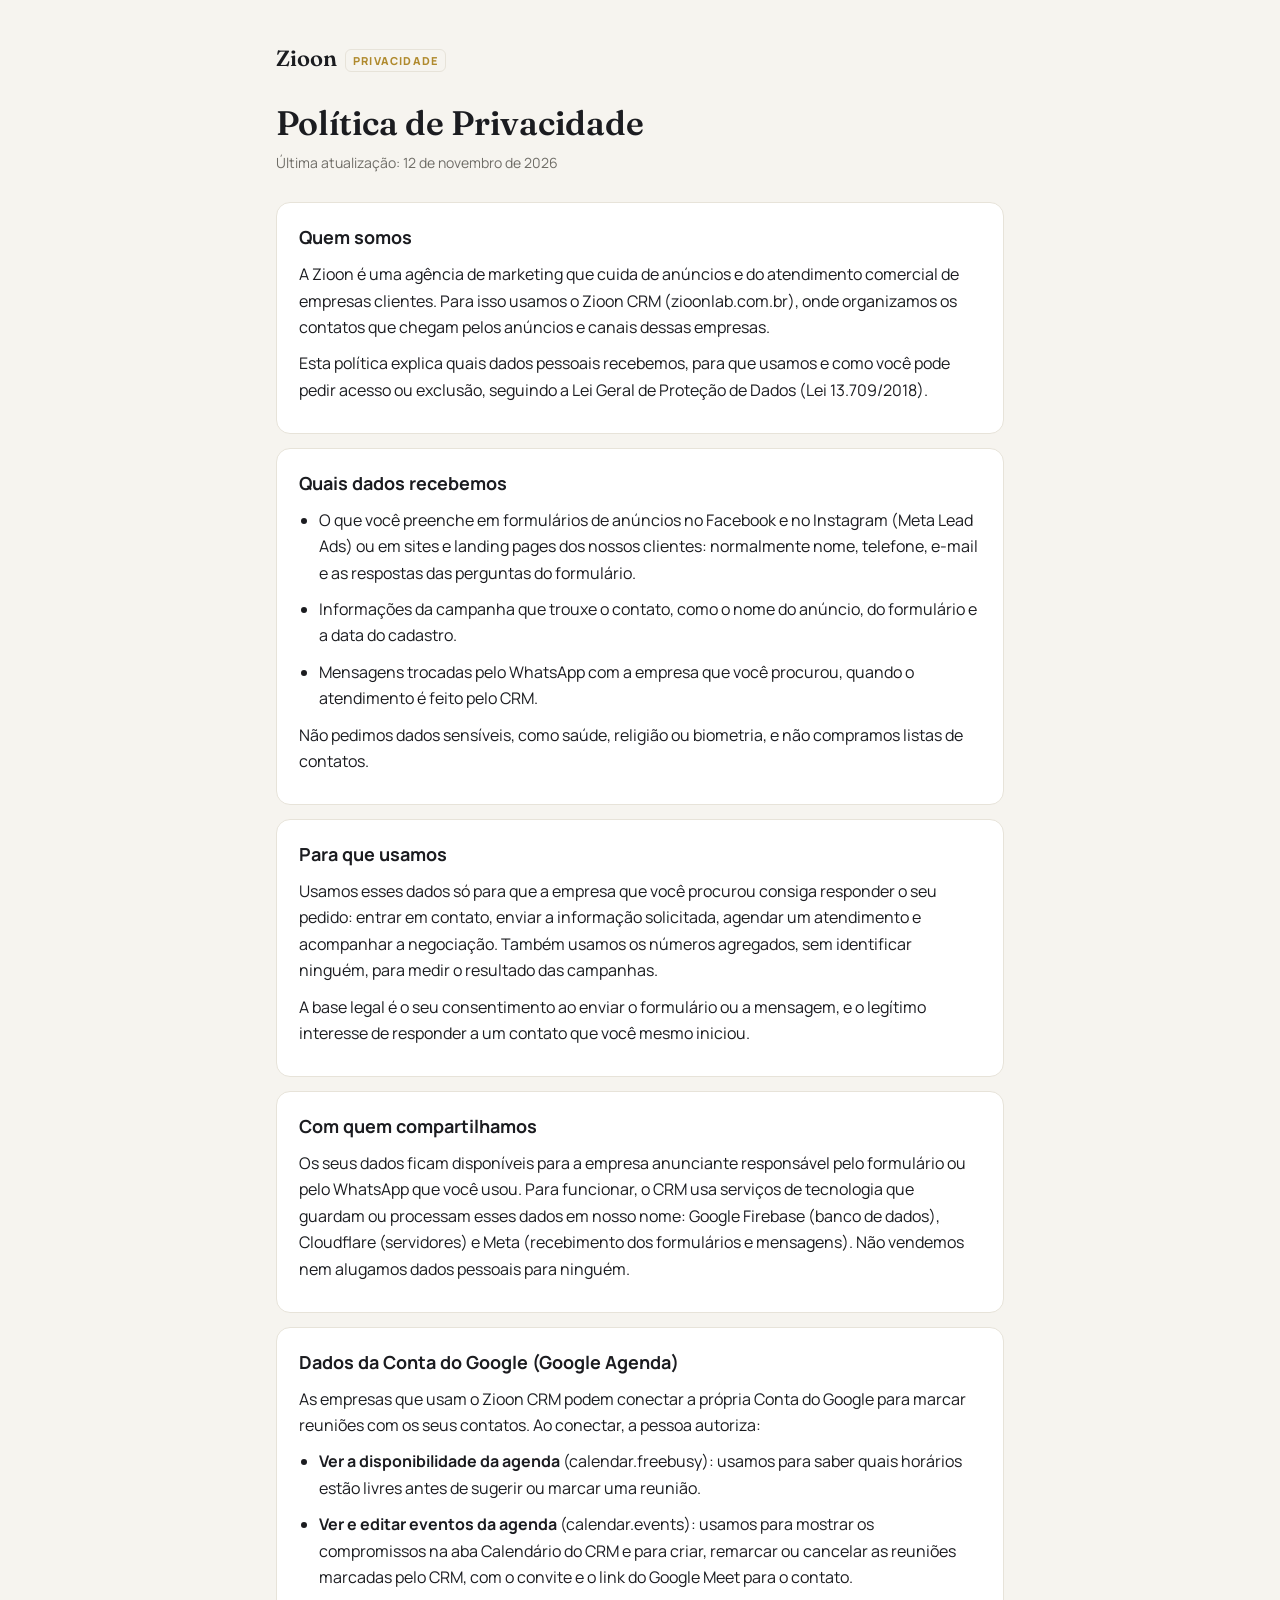
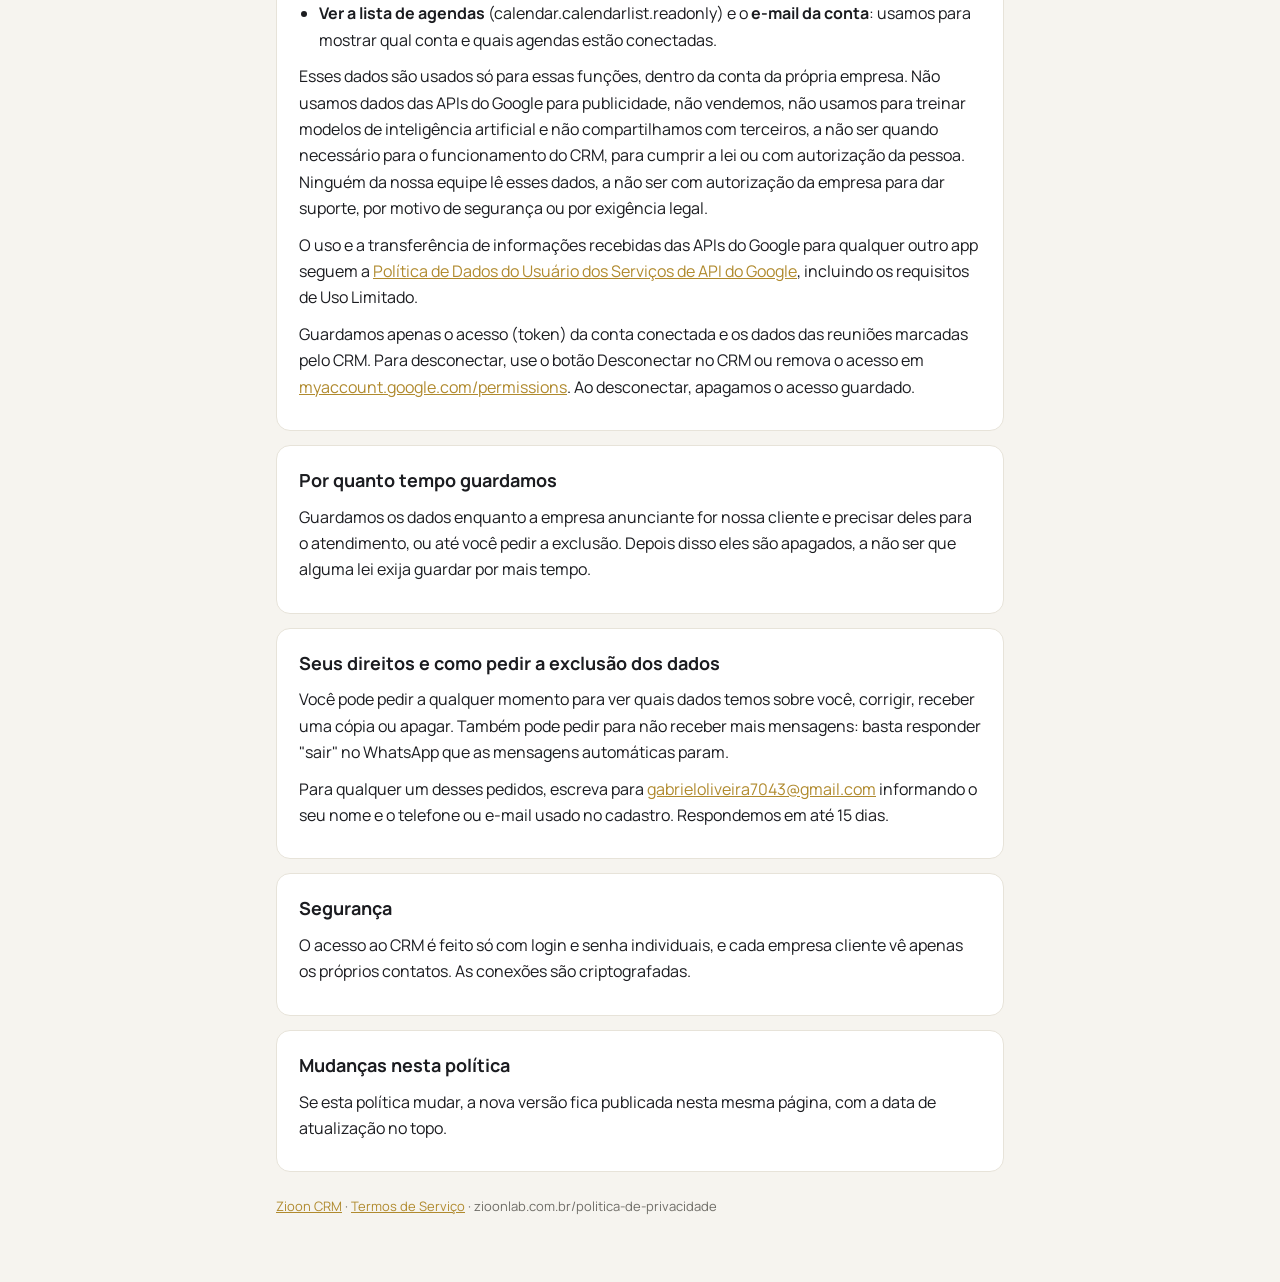
<file: politica-de-privacidade/index.html>
<!doctype html>
<html lang="pt-BR">
<head>
<meta charset="utf-8">
<meta name="viewport" content="width=device-width, initial-scale=1">
<title>Política de Privacidade | Zioon</title>
<meta name="description" content="Como a Zioon coleta, usa e protege os dados pessoais recebidos por formulários de anúncios, sites e WhatsApp.">
<link rel="preconnect" href="https://fonts.googleapis.com">
<link href="https://fonts.googleapis.com/css2?family=Fraunces:opsz,wght@9..144,600&family=Manrope:wght@400;600;800&display=swap" rel="stylesheet">
<style>
  :root { --bg: #F6F4EF; --surface: #FFFFFF; --text: #1B1C20; --muted: #6F6D67; --border: #E7E3D9; --gold: #B08A2E; }
  @media (prefers-color-scheme: dark) { :root { --bg: #111215; --surface: #18191D; --text: #EDEBE6; --muted: #A8A6A0; --border: #2A2B31; --gold: #C9A24A; } }
  * { box-sizing: border-box; }
  body { margin: 0; background: var(--bg); color: var(--text); font-family: 'Manrope', system-ui, sans-serif; line-height: 1.65; font-size: 16px; }
  main { max-width: 760px; margin: 0 auto; padding: 40px 16px 64px; }
  .brand { font-family: 'Fraunces', serif; font-size: 22px; font-weight: 600; margin-bottom: 28px; }
  .brand span { font-family: 'Manrope', sans-serif; font-size: 11px; font-weight: 800; letter-spacing: 1.2px; text-transform: uppercase; color: var(--gold); border: 1px solid var(--border); border-radius: 6px; padding: 3px 7px; margin-left: 8px; vertical-align: middle; }
  h1 { font-family: 'Fraunces', serif; font-weight: 600; font-size: 34px; line-height: 1.15; margin: 0 0 8px; }
  .updated { color: var(--muted); font-size: 14px; margin-bottom: 28px; }
  section { background: var(--surface); border: 1px solid var(--border); border-radius: 14px; padding: 20px 22px; margin-bottom: 14px; }
  h2 { font-size: 18px; margin: 0 0 8px; }
  p, li { margin: 0 0 10px; }
  ul { padding-left: 20px; margin: 0 0 10px; }
  a { color: var(--gold); }
  footer { color: var(--muted); font-size: 13px; margin-top: 24px; }
</style>
</head>
<body>
<main>
  <div class="brand">Zioon<span>Privacidade</span></div>
  <h1>Política de Privacidade</h1>
  <div class="updated">Última atualização: 12 de novembro de 2026</div>

  <section>
    <h2>Quem somos</h2>
    <p>A Zioon é uma agência de marketing que cuida de anúncios e do atendimento comercial de empresas clientes. Para isso usamos o Zioon CRM (zioonlab.com.br), onde organizamos os contatos que chegam pelos anúncios e canais dessas empresas.</p>
    <p>Esta política explica quais dados pessoais recebemos, para que usamos e como você pode pedir acesso ou exclusão, seguindo a Lei Geral de Proteção de Dados (Lei 13.709/2018).</p>
  </section>

  <section>
    <h2>Quais dados recebemos</h2>
    <ul>
      <li>O que você preenche em formulários de anúncios no Facebook e no Instagram (Meta Lead Ads) ou em sites e landing pages dos nossos clientes: normalmente nome, telefone, e-mail e as respostas das perguntas do formulário.</li>
      <li>Informações da campanha que trouxe o contato, como o nome do anúncio, do formulário e a data do cadastro.</li>
      <li>Mensagens trocadas pelo WhatsApp com a empresa que você procurou, quando o atendimento é feito pelo CRM.</li>
    </ul>
    <p>Não pedimos dados sensíveis, como saúde, religião ou biometria, e não compramos listas de contatos.</p>
  </section>

  <section>
    <h2>Para que usamos</h2>
    <p>Usamos esses dados só para que a empresa que você procurou consiga responder o seu pedido: entrar em contato, enviar a informação solicitada, agendar um atendimento e acompanhar a negociação. Também usamos os números agregados, sem identificar ninguém, para medir o resultado das campanhas.</p>
    <p>A base legal é o seu consentimento ao enviar o formulário ou a mensagem, e o legítimo interesse de responder a um contato que você mesmo iniciou.</p>
  </section>

  <section>
    <h2>Com quem compartilhamos</h2>
    <p>Os seus dados ficam disponíveis para a empresa anunciante responsável pelo formulário ou pelo WhatsApp que você usou. Para funcionar, o CRM usa serviços de tecnologia que guardam ou processam esses dados em nosso nome: Google Firebase (banco de dados), Cloudflare (servidores) e Meta (recebimento dos formulários e mensagens). Não vendemos nem alugamos dados pessoais para ninguém.</p>
  </section>

  <section id="google">
    <h2>Dados da Conta do Google (Google Agenda)</h2>
    <p>As empresas que usam o Zioon CRM podem conectar a própria Conta do Google para marcar reuniões com os seus contatos. Ao conectar, a pessoa autoriza:</p>
    <ul>
      <li><strong>Ver a disponibilidade da agenda</strong> (calendar.freebusy): usamos para saber quais horários estão livres antes de sugerir ou marcar uma reunião.</li>
      <li><strong>Ver e editar eventos da agenda</strong> (calendar.events): usamos para mostrar os compromissos na aba Calendário do CRM e para criar, remarcar ou cancelar as reuniões marcadas pelo CRM, com o convite e o link do Google Meet para o contato.</li>
      <li><strong>Ver a lista de agendas</strong> (calendar.calendarlist.readonly) e o <strong>e-mail da conta</strong>: usamos para mostrar qual conta e quais agendas estão conectadas.</li>
    </ul>
    <p>Esses dados são usados só para essas funções, dentro da conta da própria empresa. Não usamos dados das APIs do Google para publicidade, não vendemos, não usamos para treinar modelos de inteligência artificial e não compartilhamos com terceiros, a não ser quando necessário para o funcionamento do CRM, para cumprir a lei ou com autorização da pessoa. Ninguém da nossa equipe lê esses dados, a não ser com autorização da empresa para dar suporte, por motivo de segurança ou por exigência legal.</p>
    <p>O uso e a transferência de informações recebidas das APIs do Google para qualquer outro app seguem a <a href="https://developers.google.com/terms/api-services-user-data-policy" target="_blank" rel="noopener">Política de Dados do Usuário dos Serviços de API do Google</a>, incluindo os requisitos de Uso Limitado.</p>
    <p>Guardamos apenas o acesso (token) da conta conectada e os dados das reuniões marcadas pelo CRM. Para desconectar, use o botão Desconectar no CRM ou remova o acesso em <a href="https://myaccount.google.com/permissions" target="_blank" rel="noopener">myaccount.google.com/permissions</a>. Ao desconectar, apagamos o acesso guardado.</p>
  </section>

  <section>
    <h2>Por quanto tempo guardamos</h2>
    <p>Guardamos os dados enquanto a empresa anunciante for nossa cliente e precisar deles para o atendimento, ou até você pedir a exclusão. Depois disso eles são apagados, a não ser que alguma lei exija guardar por mais tempo.</p>
  </section>

  <section id="exclusao">
    <h2>Seus direitos e como pedir a exclusão dos dados</h2>
    <p>Você pode pedir a qualquer momento para ver quais dados temos sobre você, corrigir, receber uma cópia ou apagar. Também pode pedir para não receber mais mensagens: basta responder "sair" no WhatsApp que as mensagens automáticas param.</p>
    <p>Para qualquer um desses pedidos, escreva para <a href="mailto:gabrieloliveira7043@gmail.com">gabrieloliveira7043@gmail.com</a> informando o seu nome e o telefone ou e-mail usado no cadastro. Respondemos em até 15 dias.</p>
  </section>

  <section>
    <h2>Segurança</h2>
    <p>O acesso ao CRM é feito só com login e senha individuais, e cada empresa cliente vê apenas os próprios contatos. As conexões são criptografadas.</p>
  </section>

  <section>
    <h2>Mudanças nesta política</h2>
    <p>Se esta política mudar, a nova versão fica publicada nesta mesma página, com a data de atualização no topo.</p>
  </section>

  <footer><a href="/sobre/">Zioon CRM</a> · <a href="/termos/">Termos de Serviço</a> · zioonlab.com.br/politica-de-privacidade</footer>
</main>
</body>
</html>
</file>
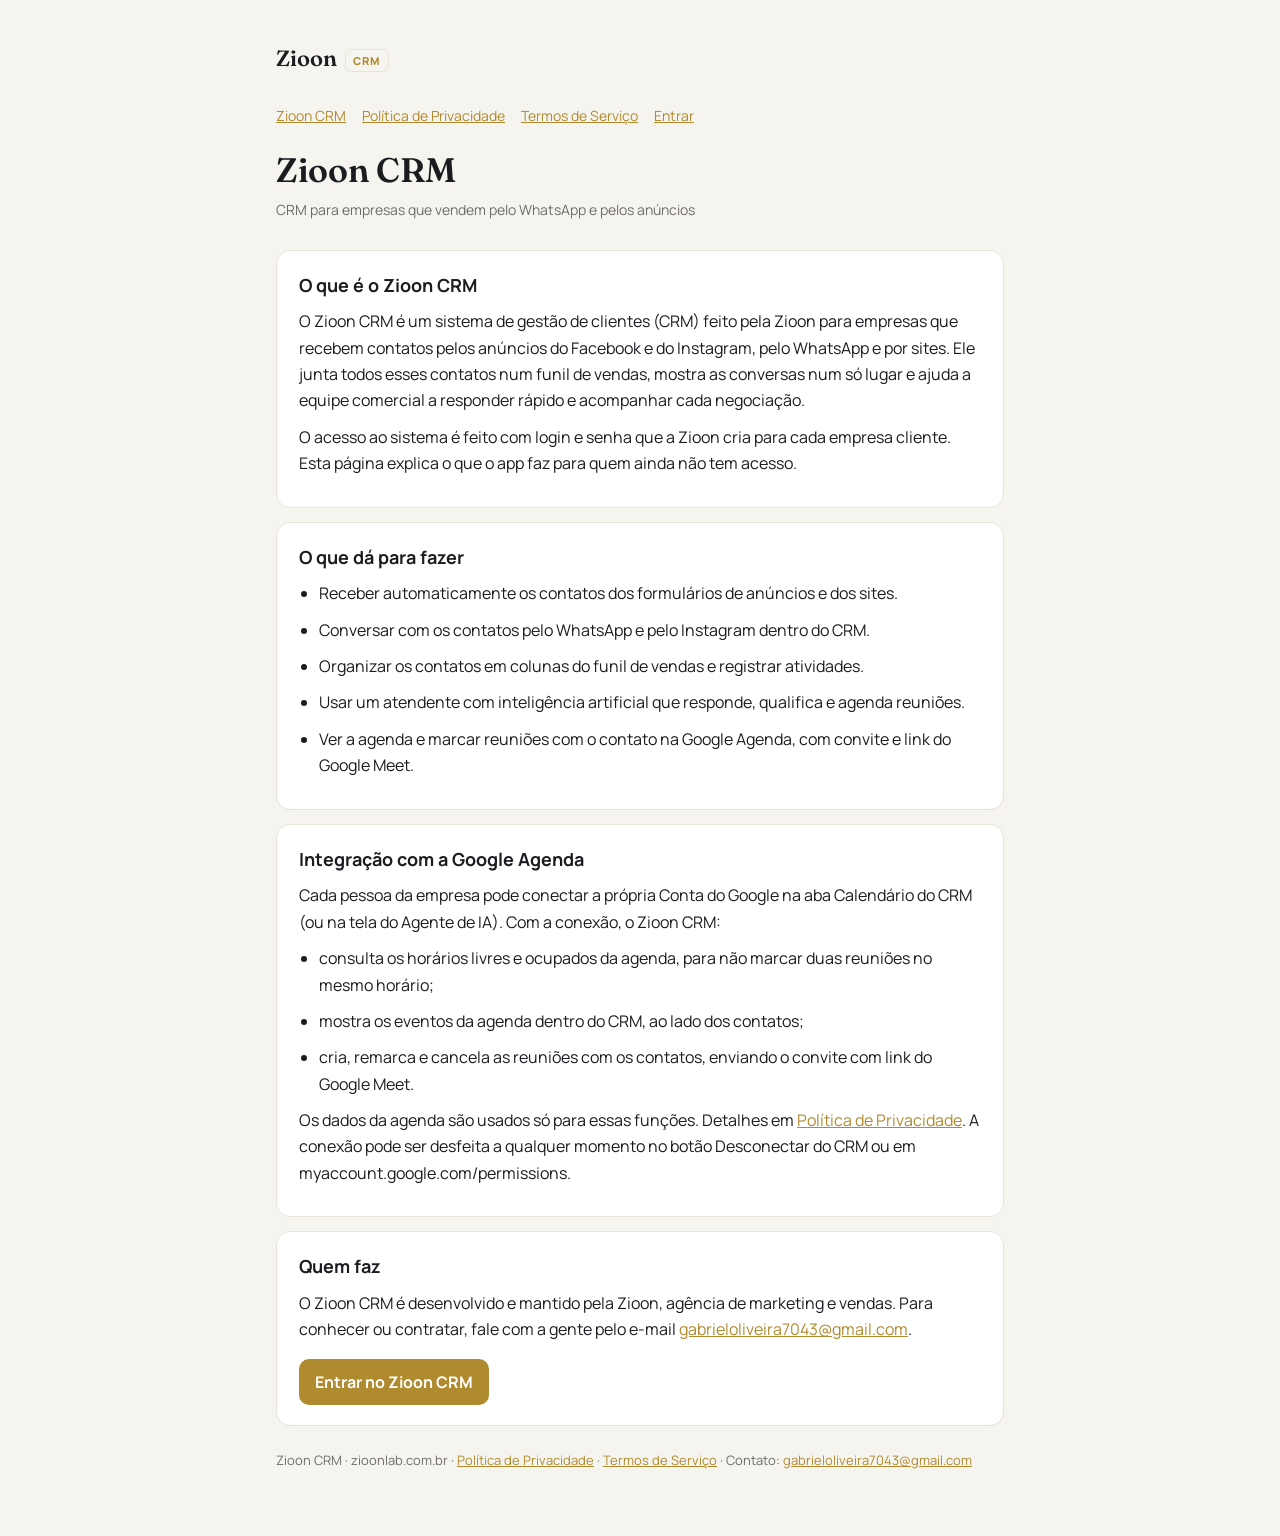
<file: sobre/index.html>
<!doctype html>
<html lang="pt-BR">
<head>
<meta charset="utf-8">
<meta name="viewport" content="width=device-width, initial-scale=1">
<title>Zioon CRM | CRM com WhatsApp, agenda e IA para empresas</title>
<meta name="description" content="Zioon CRM organiza os contatos que chegam pelos anúncios, WhatsApp e Instagram, e marca reuniões na Google Agenda.">
<link rel="preconnect" href="https://fonts.googleapis.com">
<link href="https://fonts.googleapis.com/css2?family=Fraunces:opsz,wght@9..144,600&family=Manrope:wght@400;600;800&display=swap" rel="stylesheet">
<style>
  :root { --bg: #F6F4EF; --surface: #FFFFFF; --text: #1B1C20; --muted: #6F6D67; --border: #E7E3D9; --gold: #B08A2E; }
  @media (prefers-color-scheme: dark) { :root { --bg: #111215; --surface: #18191D; --text: #EDEBE6; --muted: #A8A6A0; --border: #2A2B31; --gold: #C9A24A; } }
  * { box-sizing: border-box; }
  body { margin: 0; background: var(--bg); color: var(--text); font-family: 'Manrope', system-ui, sans-serif; line-height: 1.65; font-size: 16px; }
  main { max-width: 760px; margin: 0 auto; padding: 40px 16px 64px; }
  .brand { font-family: 'Fraunces', serif; font-size: 22px; font-weight: 600; margin-bottom: 28px; }
  .brand span { font-family: 'Manrope', sans-serif; font-size: 11px; font-weight: 800; letter-spacing: 1.2px; text-transform: uppercase; color: var(--gold); border: 1px solid var(--border); border-radius: 6px; padding: 3px 7px; margin-left: 8px; vertical-align: middle; }
  h1 { font-family: 'Fraunces', serif; font-weight: 600; font-size: 34px; line-height: 1.15; margin: 0 0 8px; }
  .updated { color: var(--muted); font-size: 14px; margin-bottom: 28px; }
  section { background: var(--surface); border: 1px solid var(--border); border-radius: 14px; padding: 20px 22px; margin-bottom: 14px; }
  h2 { font-size: 18px; margin: 0 0 8px; }
  p, li { margin: 0 0 10px; }
  ul { padding-left: 20px; margin: 0 0 10px; }
  a { color: var(--gold); }
  footer { color: var(--muted); font-size: 13px; margin-top: 24px; }
  .cta { display: inline-block; margin-top: 6px; padding: 10px 16px; border-radius: 10px; background: var(--gold); color: #fff; text-decoration: none; font-weight: 700; }
  nav { display: flex; gap: 16px; flex-wrap: wrap; margin-bottom: 24px; font-size: 14px; }
</style>
</head>
<body>
<main>
  <div class="brand">Zioon<span>CRM</span></div>
  <nav><a href="/sobre/">Zioon CRM</a><a href="/politica-de-privacidade/">Política de Privacidade</a><a href="/termos/">Termos de Serviço</a><a href="/">Entrar</a></nav>
  <h1>Zioon CRM</h1>
  <div class="updated">CRM para empresas que vendem pelo WhatsApp e pelos anúncios</div>

  <section>
    <h2>O que é o Zioon CRM</h2>
    <p>O Zioon CRM é um sistema de gestão de clientes (CRM) feito pela Zioon para empresas que recebem contatos pelos anúncios do Facebook e do Instagram, pelo WhatsApp e por sites. Ele junta todos esses contatos num funil de vendas, mostra as conversas num só lugar e ajuda a equipe comercial a responder rápido e acompanhar cada negociação.</p>
    <p>O acesso ao sistema é feito com login e senha que a Zioon cria para cada empresa cliente. Esta página explica o que o app faz para quem ainda não tem acesso.</p>
  </section>

  <section>
    <h2>O que dá para fazer</h2>
    <ul>
      <li>Receber automaticamente os contatos dos formulários de anúncios e dos sites.</li>
      <li>Conversar com os contatos pelo WhatsApp e pelo Instagram dentro do CRM.</li>
      <li>Organizar os contatos em colunas do funil de vendas e registrar atividades.</li>
      <li>Usar um atendente com inteligência artificial que responde, qualifica e agenda reuniões.</li>
      <li>Ver a agenda e marcar reuniões com o contato na Google Agenda, com convite e link do Google Meet.</li>
    </ul>
  </section>

  <section id="google-agenda">
    <h2>Integração com a Google Agenda</h2>
    <p>Cada pessoa da empresa pode conectar a própria Conta do Google na aba Calendário do CRM (ou na tela do Agente de IA). Com a conexão, o Zioon CRM:</p>
    <ul>
      <li>consulta os horários livres e ocupados da agenda, para não marcar duas reuniões no mesmo horário;</li>
      <li>mostra os eventos da agenda dentro do CRM, ao lado dos contatos;</li>
      <li>cria, remarca e cancela as reuniões com os contatos, enviando o convite com link do Google Meet.</li>
    </ul>
    <p>Os dados da agenda são usados só para essas funções. Detalhes em <a href="/politica-de-privacidade/#google">Política de Privacidade</a>. A conexão pode ser desfeita a qualquer momento no botão Desconectar do CRM ou em myaccount.google.com/permissions.</p>
  </section>

  <section>
    <h2>Quem faz</h2>
    <p>O Zioon CRM é desenvolvido e mantido pela Zioon, agência de marketing e vendas. Para conhecer ou contratar, fale com a gente pelo e-mail <a href="mailto:gabrieloliveira7043@gmail.com">gabrieloliveira7043@gmail.com</a>.</p>
    <a class="cta" href="/">Entrar no Zioon CRM</a>
  </section>

  <footer>Zioon CRM · zioonlab.com.br · <a href="/politica-de-privacidade/">Política de Privacidade</a> · <a href="/termos/">Termos de Serviço</a> · Contato: <a href="mailto:gabrieloliveira7043@gmail.com">gabrieloliveira7043@gmail.com</a></footer>
</main>
</body>
</html>
</file>
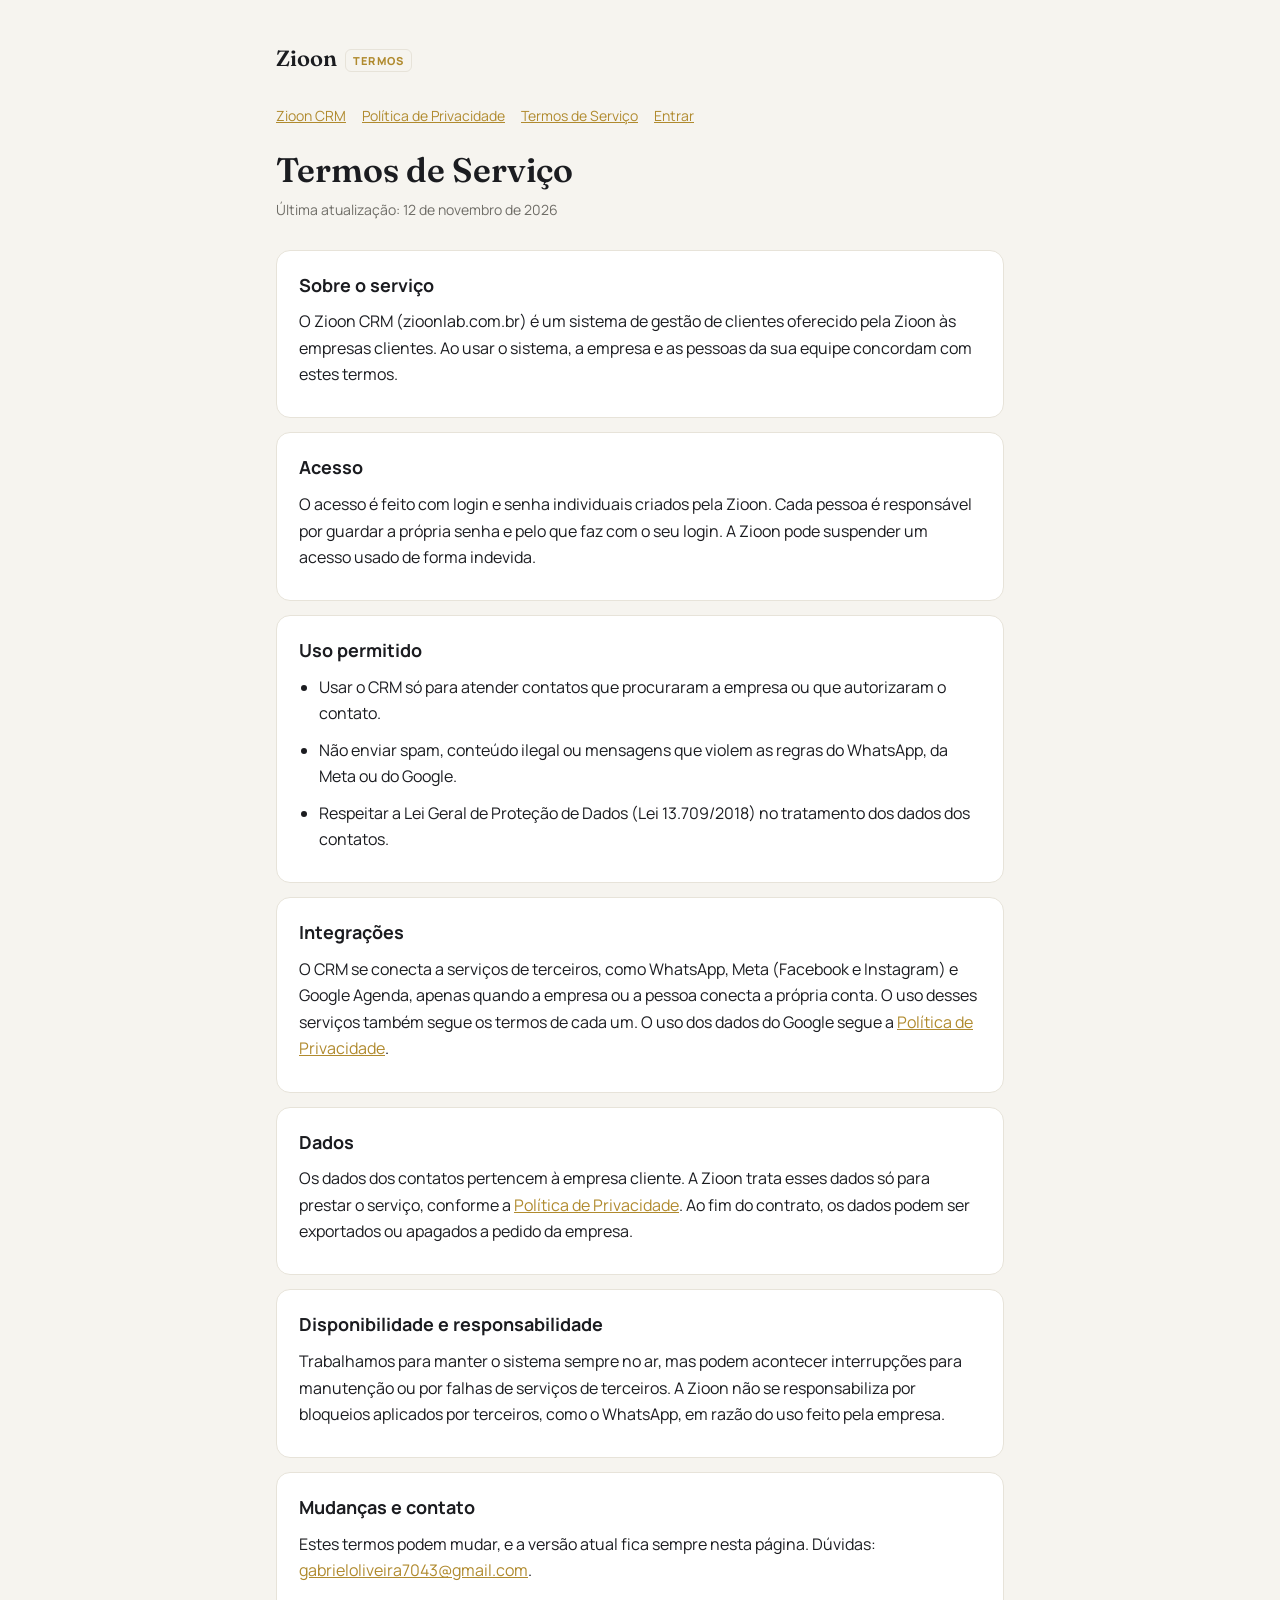
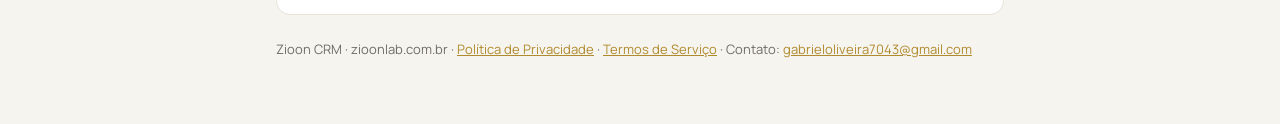
<file: termos/index.html>
<!doctype html>
<html lang="pt-BR">
<head>
<meta charset="utf-8">
<meta name="viewport" content="width=device-width, initial-scale=1">
<title>Termos de Serviço | Zioon CRM</title>
<meta name="description" content="Termos de uso do Zioon CRM.">
<link rel="preconnect" href="https://fonts.googleapis.com">
<link href="https://fonts.googleapis.com/css2?family=Fraunces:opsz,wght@9..144,600&family=Manrope:wght@400;600;800&display=swap" rel="stylesheet">
<style>
  :root { --bg: #F6F4EF; --surface: #FFFFFF; --text: #1B1C20; --muted: #6F6D67; --border: #E7E3D9; --gold: #B08A2E; }
  @media (prefers-color-scheme: dark) { :root { --bg: #111215; --surface: #18191D; --text: #EDEBE6; --muted: #A8A6A0; --border: #2A2B31; --gold: #C9A24A; } }
  * { box-sizing: border-box; }
  body { margin: 0; background: var(--bg); color: var(--text); font-family: 'Manrope', system-ui, sans-serif; line-height: 1.65; font-size: 16px; }
  main { max-width: 760px; margin: 0 auto; padding: 40px 16px 64px; }
  .brand { font-family: 'Fraunces', serif; font-size: 22px; font-weight: 600; margin-bottom: 28px; }
  .brand span { font-family: 'Manrope', sans-serif; font-size: 11px; font-weight: 800; letter-spacing: 1.2px; text-transform: uppercase; color: var(--gold); border: 1px solid var(--border); border-radius: 6px; padding: 3px 7px; margin-left: 8px; vertical-align: middle; }
  h1 { font-family: 'Fraunces', serif; font-weight: 600; font-size: 34px; line-height: 1.15; margin: 0 0 8px; }
  .updated { color: var(--muted); font-size: 14px; margin-bottom: 28px; }
  section { background: var(--surface); border: 1px solid var(--border); border-radius: 14px; padding: 20px 22px; margin-bottom: 14px; }
  h2 { font-size: 18px; margin: 0 0 8px; }
  p, li { margin: 0 0 10px; }
  ul { padding-left: 20px; margin: 0 0 10px; }
  a { color: var(--gold); }
  footer { color: var(--muted); font-size: 13px; margin-top: 24px; }
  .cta { display: inline-block; margin-top: 6px; padding: 10px 16px; border-radius: 10px; background: var(--gold); color: #fff; text-decoration: none; font-weight: 700; }
  nav { display: flex; gap: 16px; flex-wrap: wrap; margin-bottom: 24px; font-size: 14px; }
</style>
</head>
<body>
<main>
  <div class="brand">Zioon<span>Termos</span></div>
  <nav><a href="/sobre/">Zioon CRM</a><a href="/politica-de-privacidade/">Política de Privacidade</a><a href="/termos/">Termos de Serviço</a><a href="/">Entrar</a></nav>
  <h1>Termos de Serviço</h1>
  <div class="updated">Última atualização: 12 de novembro de 2026</div>

  <section>
    <h2>Sobre o serviço</h2>
    <p>O Zioon CRM (zioonlab.com.br) é um sistema de gestão de clientes oferecido pela Zioon às empresas clientes. Ao usar o sistema, a empresa e as pessoas da sua equipe concordam com estes termos.</p>
  </section>

  <section>
    <h2>Acesso</h2>
    <p>O acesso é feito com login e senha individuais criados pela Zioon. Cada pessoa é responsável por guardar a própria senha e pelo que faz com o seu login. A Zioon pode suspender um acesso usado de forma indevida.</p>
  </section>

  <section>
    <h2>Uso permitido</h2>
    <ul>
      <li>Usar o CRM só para atender contatos que procuraram a empresa ou que autorizaram o contato.</li>
      <li>Não enviar spam, conteúdo ilegal ou mensagens que violem as regras do WhatsApp, da Meta ou do Google.</li>
      <li>Respeitar a Lei Geral de Proteção de Dados (Lei 13.709/2018) no tratamento dos dados dos contatos.</li>
    </ul>
  </section>

  <section>
    <h2>Integrações</h2>
    <p>O CRM se conecta a serviços de terceiros, como WhatsApp, Meta (Facebook e Instagram) e Google Agenda, apenas quando a empresa ou a pessoa conecta a própria conta. O uso desses serviços também segue os termos de cada um. O uso dos dados do Google segue a <a href="/politica-de-privacidade/#google">Política de Privacidade</a>.</p>
  </section>

  <section>
    <h2>Dados</h2>
    <p>Os dados dos contatos pertencem à empresa cliente. A Zioon trata esses dados só para prestar o serviço, conforme a <a href="/politica-de-privacidade/">Política de Privacidade</a>. Ao fim do contrato, os dados podem ser exportados ou apagados a pedido da empresa.</p>
  </section>

  <section>
    <h2>Disponibilidade e responsabilidade</h2>
    <p>Trabalhamos para manter o sistema sempre no ar, mas podem acontecer interrupções para manutenção ou por falhas de serviços de terceiros. A Zioon não se responsabiliza por bloqueios aplicados por terceiros, como o WhatsApp, em razão do uso feito pela empresa.</p>
  </section>

  <section>
    <h2>Mudanças e contato</h2>
    <p>Estes termos podem mudar, e a versão atual fica sempre nesta página. Dúvidas: <a href="mailto:gabrieloliveira7043@gmail.com">gabrieloliveira7043@gmail.com</a>.</p>
  </section>

  <footer>Zioon CRM · zioonlab.com.br · <a href="/politica-de-privacidade/">Política de Privacidade</a> · <a href="/termos/">Termos de Serviço</a> · Contato: <a href="mailto:gabrieloliveira7043@gmail.com">gabrieloliveira7043@gmail.com</a></footer>
</main>
</body>
</html>
</file>
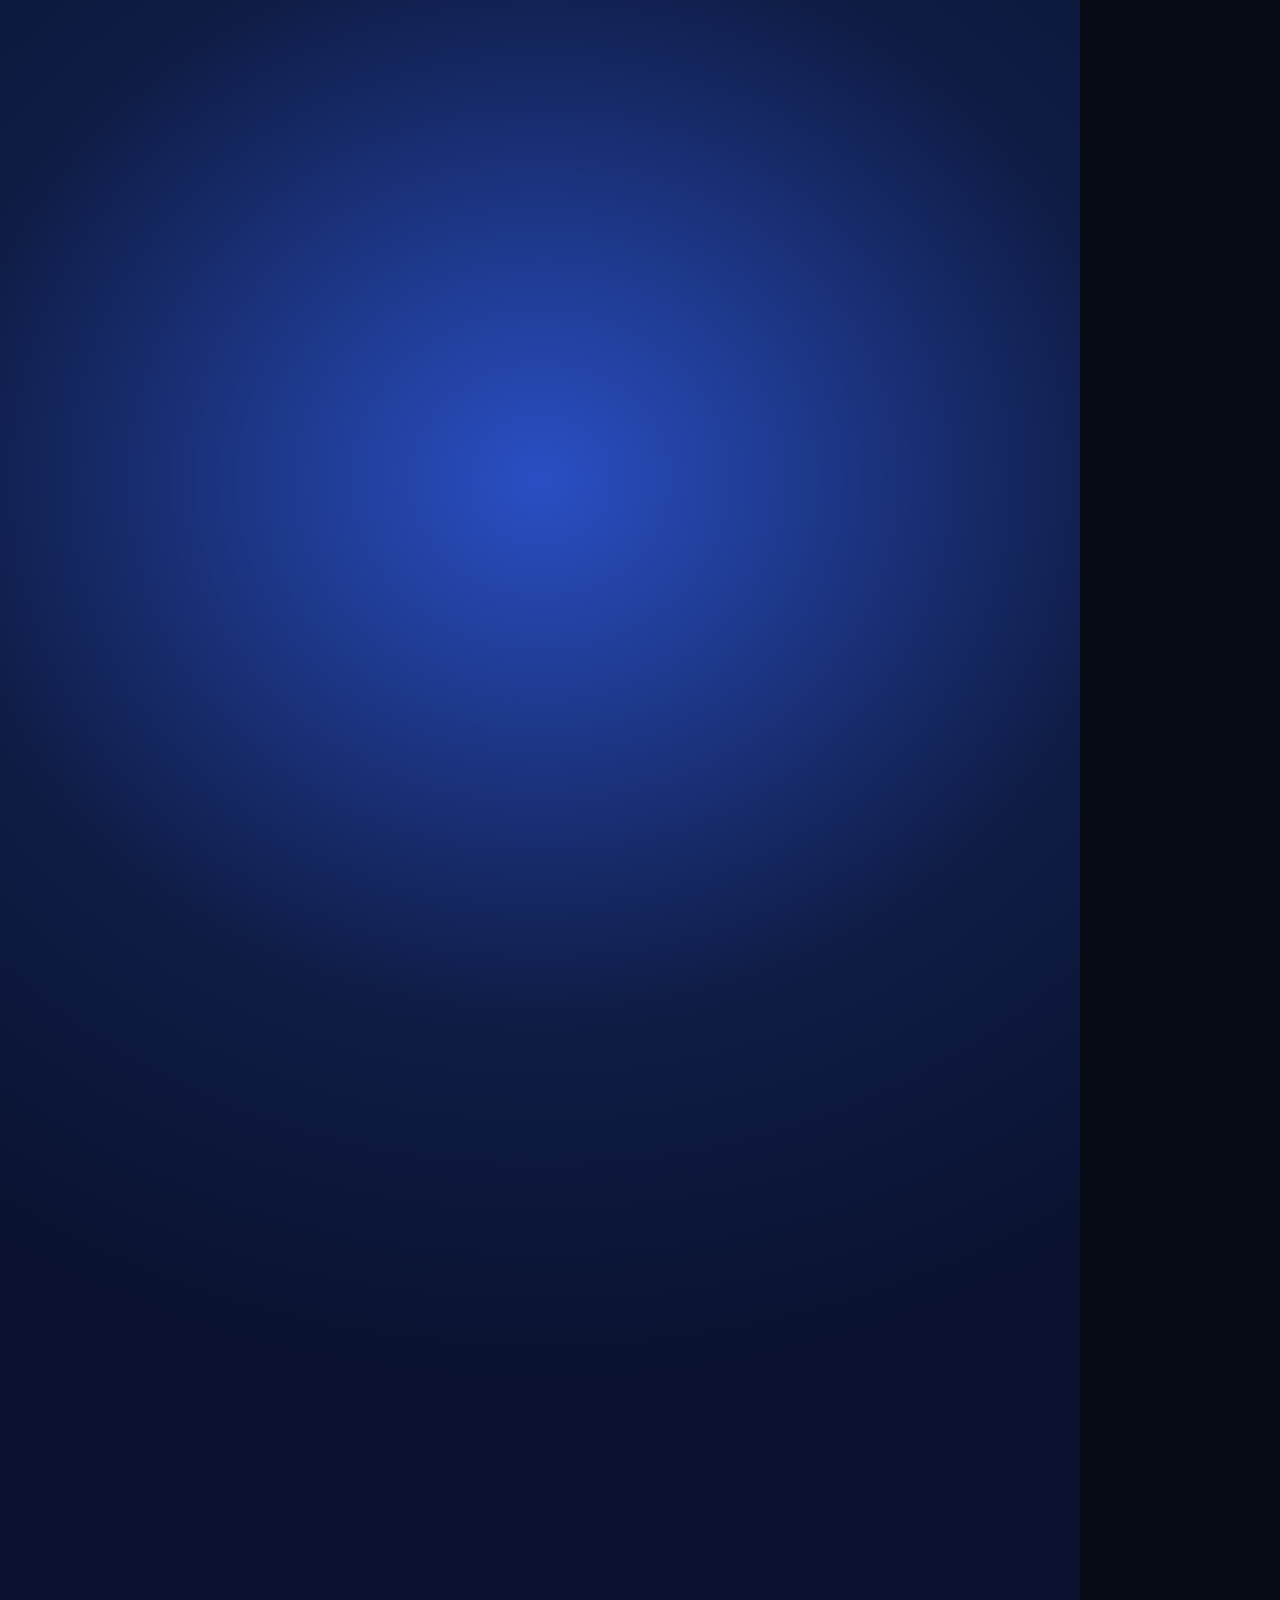
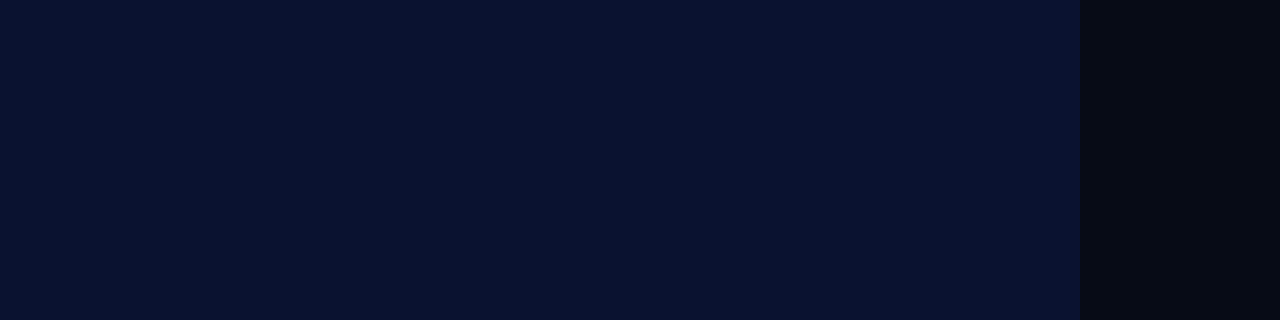
<file: motion/historia.html>
<!doctype html><html><head><meta charset="utf-8"><style>
*{margin:0;padding:0;box-sizing:border-box}
html,body{width:1080px;height:1920px;overflow:hidden;background:#070B16;font-family:Inter,sans-serif;color:#EEF1FA}
#stage{position:relative;width:1080px;height:1920px;overflow:hidden}
#bgday{position:absolute;inset:0;background:radial-gradient(1000px 900px at 50% 25%,#2a4fc4 0%,#0f1c45 60%,#0a1230 100%)}
#bgnight{position:absolute;inset:0;background:radial-gradient(900px 800px at 50% 20%,#0f1838 0%,#04060d 70%)}
.star{position:absolute;width:5px;height:5px;border-radius:50%;background:#fff}
.t{position:absolute;left:60px;right:60px;text-align:center;font-weight:800;letter-spacing:-2px;line-height:1.05}
.acc{color:#8EA6FF}.red{color:#ff6b7a}
#phone{position:absolute;left:190px;top:440px;width:700px;height:1180px;border-radius:90px;background:#0D1324;border:4px solid rgba(160,185,255,.25);box-shadow:0 40px 120px rgba(0,0,0,.5);overflow:hidden}
#phone .notch{position:absolute;left:250px;top:18px;width:200px;height:36px;border-radius:18px;background:#000;z-index:5}
.pane{position:absolute;inset:0;padding:90px 30px 30px}
.n{position:absolute;left:30px;right:30px;height:128px;border-radius:30px;background:#1a2342;border:2px solid rgba(160,185,255,.15);padding:20px 26px;font-size:28px;font-weight:700}
.n small{display:block;font-weight:500;font-size:25px;color:#B2BBD3;margin-top:8px}
.n .dot{float:right;font-size:22px;color:#838DAA;font-weight:600}
.bub{position:absolute;max-width:480px;padding:22px 28px;border-radius:34px;font-size:31px;font-weight:500;line-height:1.3}
.lead{left:30px;background:#1c2540;border-bottom-left-radius:10px}
.ai{right:30px;background:#5B7BFF;color:#fff;border-bottom-right-radius:10px}
.hdr{position:absolute;left:0;right:0;top:0;height:150px;background:#131B31;padding:80px 34px 0;font-size:30px;font-weight:700;border-bottom:2px solid rgba(160,185,255,.12)}
.hdr small{font-weight:500;color:#6fe3a0;font-size:24px;margin-left:12px}
.slot{position:absolute;left:30px;right:30px;height:150px;border-radius:26px;border:2px dashed rgba(160,185,255,.18)}
.slot .h{position:absolute;left:24px;top:16px;font-size:24px;color:#838DAA;font-weight:600}
.mt{position:absolute;left:30px;right:30px;height:150px;border-radius:26px;background:linear-gradient(90deg,#3b5be0,#5B7BFF);padding:26px 30px;font-size:32px;font-weight:700}
.mt small{display:block;font-weight:500;font-size:25px;opacity:.85;margin-top:8px}
.card{position:absolute;left:30px;right:30px;border-radius:34px;background:#12331f;border:2px solid #2fbf71;padding:30px;font-size:34px;font-weight:700}
.card small{display:block;font-weight:500;font-size:27px;color:#9be6bd;margin-top:8px}
svg.av{position:absolute}
#cta{position:absolute;left:0;right:0;text-align:center}
</style></head><body><div id="stage">
<div id="bgday"></div><div id="bgnight"></div><div id="stars"></div>
<div class="t" id="t1" style="top:150px;font-size:96px">Leads chegando<br><span class="acc">a toda hora</span></div>
<div class="t" id="t2" style="top:130px;font-size:150px" ><span id="clock">23:40</span></div>
<div class="t" id="t2b" style="top:330px;font-size:60px;letter-spacing:-1px;font-weight:700">O dono dorme. <span class="red">Os leads não.</span></div>
<div class="t" id="t3" style="top:150px;font-size:92px">Mas a <span class="acc">IA da Zioon</span><br>atende por você</div>
<div class="t" id="tE" style="top:150px;font-size:80px">E já cai <span class="acc">sozinho</span><br>na agenda do vendedor</div>
<div class="t" id="t4" style="top:130px;font-size:92px">No dia seguinte:<br><span class="acc">agenda cheia</span></div>
<div id="phone"><div class="notch"></div>
 <div class="pane" id="pA"></div>
 <div class="pane" id="pB"></div>
 <div class="pane" id="pC"></div>
 <div class="pane" id="pE"></div>
 <div class="pane" id="pD"></div>
</div>
<div class="t" id="cnt" style="top:1665px;font-size:64px;letter-spacing:-1px"></div>
<!-- avatars -->
<img id="owner" src="dono.jpg" style="position:absolute;left:50px;top:1610px;width:230px;height:230px;border-radius:50%;object-fit:cover;border:8px solid #5B7BFF;box-shadow:0 0 40px rgba(91,123,255,.5)">
<div class="t" id="zzz" style="left:290px;right:auto;text-align:left;top:1600px;font-size:60px;color:#8EA6FF;letter-spacing:0">Z z z</div>
<img id="presenter" src="vendedor.jpg" style="position:absolute;left:50px;top:540px;width:300px;height:300px;border-radius:50%;object-fit:cover;border:10px solid #5B7BFF;box-shadow:0 0 60px rgba(91,123,255,.55)">
<div id="bubble" style="position:absolute;left:390px;right:50px;top:590px;padding:44px 48px;border-radius:44px;border-top-left-radius:10px;background:#fff;color:#0a1230;font-size:50px;font-weight:700;line-height:1.2">Quer conhecer melhor <span style="color:#3b5be0">o processo?</span></div>
<img id="logo" src="logo.png" style="position:absolute;left:410px;top:1000px;width:260px;height:260px;border-radius:60px">
<div class="t" id="brand" style="top:1290px;font-size:110px">Zioon CRM</div>
<div id="cta" style="top:1470px"><span style="display:inline-block;padding:38px 90px;border-radius:90px;background:#5B7BFF;font-size:56px;font-weight:700">Agende uma conversa</span></div>
</div><script>
const $=id=>document.getElementById(id);
const clamp=(x,a=0,b=1)=>Math.min(b,Math.max(a,x));
const ease=x=>1-Math.pow(1-clamp(x),3);
const back=x=>{x=clamp(x);const c=1.70158;return 1+(c+1)*Math.pow(x-1,3)+c*Math.pow(x-1,2)};
function win(t,a,b,fi=.4,fo=.35){return Math.min(ease((t-a)/fi),1-ease((t-(b-fo))/fo))}
function show(el,t,a,b,y=50){const k=win(t,a,b);el.style.opacity=k;el.style.transform=`translateY(${(1-ease((t-a)/.5))*y}px)`}
// stars
for(let i=0;i<40;i++){const s=document.createElement('div');s.className='star';s.style.left=(Math.abs(Math.sin(i*91.7))*1070)+'px';s.style.top=(Math.abs(Math.sin(i*37.3))*900)+'px';s.style.opacity=.3+.7*Math.abs(Math.sin(i));$('stars').appendChild(s)}
// pane A: day notifications
const src=[['WhatsApp','Maria: Vi seu anúncio, tem valor?'],['Instagram','Novo lead: João S.'],['Site','Formulário: Clínica Vida'],['WhatsApp','Carlos: Posso agendar?'],['Instagram','Novo lead: Paula R.'],['WhatsApp','Ana: Quero um orçamento']];
const nA=src.map((s,i)=>{const d=document.createElement('div');d.className='n';d.style.top=(100+i*150)+'px';d.innerHTML=`<span class="dot">agora</span>${s[0]}<small>${s[1]}</small>`;$('pA').appendChild(d);return d});
// pane B: night unanswered
const srcB=[['WhatsApp','Rafael: Tem horário amanhã?'],['Instagram','Novo lead: Bianca'],['WhatsApp','Lucas: Oi, tem alguém aí?'],['Site','Formulário: Studio Fit'],['WhatsApp','Fernanda: Quero saber valores'],['Instagram','Novo lead: Diego']];
const nB=srcB.map((s,i)=>{const d=document.createElement('div');d.className='n';d.style.top=(100+i*150)+'px';d.style.borderColor='rgba(255,107,122,.5)';d.innerHTML=`<span class="dot" style="color:#ff6b7a">sem resposta</span>${s[0]}<small>${s[1]}</small>`;$('pB').appendChild(d);return d});
// pane C chat
$('pC').innerHTML='<div class="hdr">Assistente Zioon <small>● online</small></div>';
const chat=[['lead',8.3,'Oi, vi o anúncio de vocês. Ainda tem vaga?',230],['ai',9.4,'Oi! Tem sim. Me conta, o que você precisa?',390],['lead',10.9,'Quero aumentar minhas vendas',540],['ai',12.0,'Perfeito! Posso agendar uma conversa com o consultor. Amanhã às 10h?',690],['lead',13.5,'Fica ótimo!',920]];
const bub=chat.map(c=>{const d=document.createElement('div');d.className='bub '+c[0];d.style.top=c[3]+'px';d.textContent=c[2];$('pC').appendChild(d);return d});
const typ=document.createElement('div');typ.className='bub ai';typ.style.top='0px';typ.innerHTML='<b style="letter-spacing:6px">• • •</b>';$('pC').appendChild(typ);
const card=document.createElement('div');card.className='card';card.style.top='1010px';card.innerHTML='Reunião agendada<small>Amanhã, 10:00 · lead qualificado</small>';$('pC').appendChild(card);
// pane D agenda
$('pD').innerHTML='<div class="hdr">Agenda · Hoje</div>';
const hrs=[['08:30','Clínica Vida','Reunião de apresentação'],['10:00','João Silva','Reunião de apresentação'],['11:30','Studio Fit','Reunião de apresentação'],['14:00','Paula Ribeiro','Reunião de apresentação'],['16:30','Carlos Alves','Reunião de apresentação']];
const mt=hrs.map((h,i)=>{const s=document.createElement('div');s.className='slot';s.style.top=(180+i*190)+'px';s.innerHTML=`<span class="h">${h[0]}</span>`;$('pD').appendChild(s);const m=document.createElement('div');m.className='mt';m.style.top=(180+i*190)+'px';m.innerHTML=`${h[0]} · ${h[1]}<small>${h[2]}</small>`;$('pD').appendChild(m);return m});
$('pE').innerHTML='<div class="hdr">Agenda · Vendedor Lucas <small style="color:#8EA6FF">● Calendar</small></div>';
['08:30','10:00','11:30','14:00'].forEach((h,i)=>{const sl=document.createElement('div');sl.className='slot';sl.style.top=(180+i*190)+'px';sl.innerHTML=`<span class="h">${h}</span>`;$('pE').appendChild(sl)});
const ev=document.createElement('div');ev.className='mt';ev.style.top='370px';ev.style.height='170px';ev.innerHTML='10:00 · João Silva<small>Reunião de apresentação · lead da IA</small>';$('pE').appendChild(ev);
const ok=document.createElement('div');ok.className='card';ok.style.top='960px';ok.innerHTML='Adicionado automaticamente<small>Sem ninguém digitar nada. Lembrete enviado ao vendedor.</small>';$('pE').appendChild(ok);
function fmt(m){m=Math.floor(m)%1440;return String(Math.floor(m/60)).padStart(2,'0')+':'+String(m%60).padStart(2,'0')}
window.render=function(t){
 const night=clamp(Math.min(ease((t-3.7)/.6),1-ease((t-17.9)/.6)));
 $('bgnight').style.opacity=night;$('stars').style.opacity=night;
 // titles
 show($('t1'),t,.2,3.9);
 const nb=win(t,3.9,8.0);show($('t2'),t,3.9,8.0,30);show($('t2b'),t,4.4,8.0,30);
 $('clock').textContent=fmt(23*60+40+ clamp((t-3.9)/3.5)*212);
 show($('t3'),t,8.0,15.0,40);
 show($('tE'),t,15.0,17.9,40);show($('t4'),t,17.9,22.0,40);
 // phone
 const pv=win(t,.4,22.0,.6,.5);$('phone').style.opacity=pv;$('phone').style.transform=`translateY(${(1-ease((t-.4)/.7))*120}px)`;
 $('pA').style.opacity=win(t,.4,4.4,.1,.4);$('pB').style.opacity=win(t,4.3,8.6,.4,.4);
 $('pC').style.opacity=win(t,8.1,15.4,.4,.4);$('pE').style.opacity=win(t,15.0,17.9,.4,.4);$('pD').style.opacity=win(t,17.7,22.0,.4,.4);
 nA.forEach((n,i)=>{const p=back((t-(1+i*.45))/.5);n.style.opacity=clamp(p);n.style.transform=`translateY(${(1-clamp(p))*-60}px) scale(${.9+.1*clamp(p)})`});
 nB.forEach((n,i)=>{const p=back((t-(4.7+i*.5))/.5);n.style.opacity=clamp(p);n.style.transform=`translateY(${(1-clamp(p))*-60}px)`});
 // counters
 const c1=Math.floor(clamp((t-1)/2.6)*37);
 const c2=Math.floor(clamp((t-4.7)/3)*12);
 let ct='',ck=0;
 if(t<4.2){ct=`<span class="acc">+${c1}</span> leads hoje`;ck=win(t,1,4.2)}
 else if(t<8.4){ct=`<span class="red">${c2}</span> mensagens sem resposta`;ck=win(t,4.7,8.2)}
 $('cnt').innerHTML=ct;$('cnt').style.left=(t>=4.2&&t<8.4)?'290px':'60px';$('cnt').style.fontSize=(t>=4.2&&t<8.4)?'50px':'64px';$('cnt').style.opacity=ck;
 // owner
 const asleep=t>=4.2&&t<15.4;
 const ov=(t>=4.2&&t<8.4)?win(t,4.4,8.4):(t>=17.8&&t<22.0?win(t,18.0,22.0):0);
 $('owner').style.opacity=ov;
 $('owner').style.top=(t>=17.8?'1630px':'1620px');
 $('owner').style.filter=(t<18.2)?'grayscale(.6) brightness(.55)':'none';
 $('zzz').style.opacity=(t>=4.2&&t<8.4)?win(t,4.6,8.4)*(.6+.4*Math.sin(t*5)):0;
 $('zzz').style.transform=`translateY(${-Math.sin(t*3)*8}px)`;
 // chat
 chat.forEach((c,i)=>{const p=ease((t-c[1])/.35);bub[i].style.opacity=p;bub[i].style.transform=`translateY(${(1-p)*30}px)`});
 // typing before ai msgs
 const tw=[[8.6,9.4,390],[11.2,12.0,690]];let tv=0;
 tw.forEach(w=>{if(t>=w[0]&&t<w[1]){tv=1;typ.style.top=w[2]+'px'}});typ.style.opacity=tv;
 // last AI line after customer's ok
 const cp=back((t-14.3)/.5);card.style.opacity=clamp(cp);card.style.transform=`scale(${.9+.1*clamp(cp)})`;
 // sync pane
 const ep=back((t-15.6)/.6);ev.style.opacity=clamp(ep);ev.style.transform=`translateY(${(1-clamp(ep))*-200}px) scale(${.9+.1*clamp(ep)})`;
 const op=back((t-16.5)/.5);ok.style.opacity=clamp(op);ok.style.transform=`scale(${.9+.1*clamp(op)})`;
 // agenda
 mt.forEach((m,i)=>{const p=back((t-(18.4+i*.4))/.5);m.style.opacity=clamp(p);m.style.transform=`translateX(${(1-clamp(p))*300}px)`});
 // final
 const f=ease((t-22.2)/.5);
 $('presenter').style.opacity=f;$('presenter').style.transform=`scale(${.8+.2*back((t-22.2)/.7)})`;
 const b=back((t-22.8)/.6);$('bubble').style.opacity=clamp(b);$('bubble').style.transform=`scale(${.85+.15*clamp(b)})`;
 const l=ease((t-23.6)/.5);$('logo').style.opacity=l;$('brand').style.opacity=l;
 const cc=back((t-24.2)/.6);$('cta').style.opacity=clamp(cc);$('cta').style.transform=`scale(${.85+.15*clamp(cc)})`;
};
window.render(0);
</script></body></html>
</file>
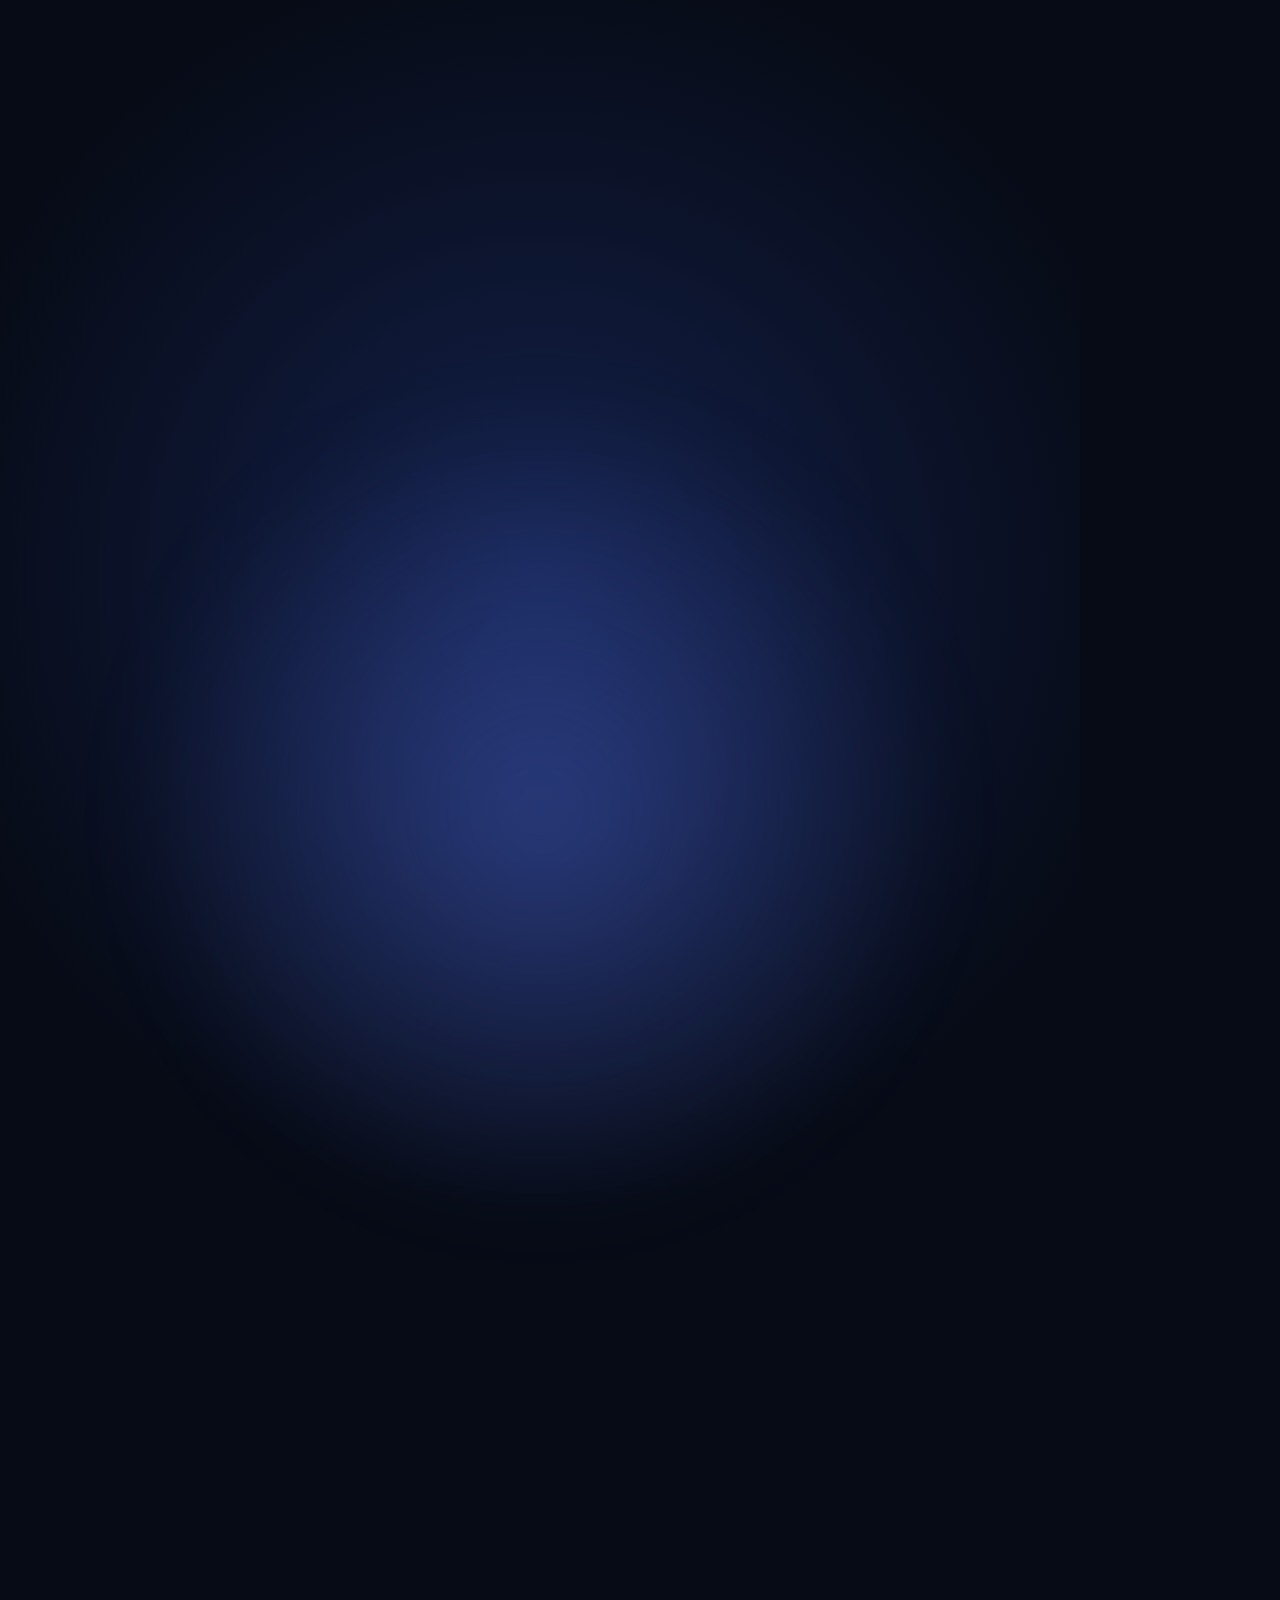
<file: motion/motion.html>
<!doctype html><html><head><meta charset="utf-8"><style>
*{margin:0;padding:0;box-sizing:border-box}
html,body{width:1080px;height:1920px;overflow:hidden;background:#070B16;font-family:Inter,sans-serif;color:#EEF1FA}
#stage{position:relative;width:1080px;height:1920px;overflow:hidden;background:radial-gradient(900px 900px at 50% 30%,#13204a 0%,#070B16 70%)}
.glow{position:absolute;width:900px;height:900px;border-radius:50%;background:radial-gradient(circle,rgba(91,123,255,.35),transparent 65%);filter:blur(40px)}
.abs{position:absolute;left:0;right:0;text-align:center}
.big{font-size:118px;font-weight:800;line-height:1.05;letter-spacing:-3px}
.acc{color:#8EA6FF}
.card{position:absolute;width:300px;height:120px;border-radius:22px;background:#131B31;border:2px solid rgba(160,185,255,.18);padding:20px 24px;font-size:28px;font-weight:600}
.card small{display:block;color:#838DAA;font-weight:500;font-size:22px;margin-top:8px}
.col{position:absolute;top:560px;width:320px;height:900px;border-radius:28px;background:rgba(13,19,36,.85);border:2px solid rgba(160,185,255,.1)}
.col h4{position:absolute;top:24px;left:28px;font-size:28px;color:#B2BBD3;font-weight:600}
.pill{position:absolute;left:90px;right:90px;height:150px;border-radius:75px;background:#131B31;border:2px solid rgba(160,185,255,.2);font-size:50px;font-weight:700;display:flex;align-items:center;padding-left:60px;gap:30px}
.pill i{width:70px;height:70px;border-radius:50%;background:#5B7BFF;display:inline-block}
.stat{position:absolute;left:90px;right:90px;height:300px;border-radius:40px;background:#0D1324;border:2px solid rgba(160,185,255,.15);padding:44px 54px}
.stat .l{font-size:34px;color:#838DAA;font-weight:600}.stat .v{font-size:110px;font-weight:800;letter-spacing:-3px}
.bar{position:absolute;left:54px;bottom:40px;height:14px;border-radius:7px;background:linear-gradient(90deg,#5B7BFF,#8EA6FF)}
#logo{transform-origin:center top;position:absolute;width:260px;height:260px;border-radius:60px;left:410px}
</style></head><body><div id="stage">
<div class="glow" id="g1" style="left:90px;top:200px"></div>
<img id="logo" src="logo.png">
<div class="abs big" id="s1a" style="top:760px">Seus leads<br>estão <span class="acc">se perdendo?</span></div>
<div class="abs" id="s2t" style="top:290px;font-size:84px;font-weight:800;letter-spacing:-2px">Cada lead no<br><span class="acc">lugar certo</span></div>
<div id="board"></div>
<div class="abs" id="s3t" style="top:290px;font-size:84px;font-weight:800;letter-spacing:-2px">Números em<br><span class="acc">tempo real</span></div>
<div id="stats"></div>
<div class="abs" id="s4t" style="top:290px;font-size:84px;font-weight:800;letter-spacing:-2px">Tudo em <span class="acc">um só lugar</span></div>
<div id="pills"></div>
<div class="abs" id="s5a" style="top:1010px;font-size:130px;font-weight:800;letter-spacing:-4px">Zioon CRM</div>
<div class="abs" id="s5b" style="top:1180px;font-size:48px;color:#B2BBD3;font-weight:500">Mais organização. Mais vendas.</div>
<div class="abs" id="cta" style="top:1380px"><span style="display:inline-block;padding:36px 90px;border-radius:80px;background:#5B7BFF;font-size:52px;font-weight:700">Conheça o Zioon</span></div>
</div><script>
const $=id=>document.getElementById(id);
const clamp=(x,a=0,b=1)=>Math.min(b,Math.max(a,x));
const ease=x=>1-Math.pow(1-clamp(x),3);
const back=x=>{x=clamp(x);const c=1.70158;return 1+(c+1)*Math.pow(x-1,3)+c*Math.pow(x-1,2)};
// helper: element visible in [a,b] with fade in/out
function vis(el,t,a,b,y0=60){const i=ease((t-a)/.5),o=1-ease((t-(b-.4))/.4);const k=Math.min(i,o);el.style.opacity=k;el.style.transform=`translateY(${(1-i)*y0}px) scale(${.96+.04*i})`;}
// build board
const cols=['Novo','Contato','Proposta'];
const names=['Marina S.','Carlos A.','Julia F.','Pedro L.','Ana B.','Rafael M.'];
const board=$('board');
cols.forEach((c,i)=>{const d=document.createElement('div');d.className='col';d.style.left=(30+i*345)+'px';d.innerHTML=`<h4>${c}</h4>`;board.appendChild(d)});
const cards=names.map((n,i)=>{const d=document.createElement('div');d.className='card';d.innerHTML=`${n}<small>Lead · Instagram</small>`;board.appendChild(d);return d});
// stats
const stats=[['Leads no mês',1284,'',.8],['Custo por lead',4.82,'R$ ',.45],['Vendas fechadas',137,'',.65]];
const sEls=stats.map((s,i)=>{const d=document.createElement('div');d.className='stat';d.style.top=(600+i*360)+'px';d.innerHTML=`<div class="l">${s[0]}</div><div class="v"></div><div class="bar"></div>`;$('stats').appendChild(d);return d});
// pills
const labels=['Funil de vendas','Relatórios em PDF','Assistente com IA'];
const pEls=labels.map((l,i)=>{const d=document.createElement('div');d.className='pill';d.style.top=(560+i*220)+'px';d.innerHTML=`<i></i>${l}`;$('pills').appendChild(d);return d});
window.render=function(t){
 // glow drifts
 $('g1').style.transform=`translate(${Math.sin(t*.6)*120}px,${Math.cos(t*.5)*160+ t*20}px)`;
 // logo: center intro -> top
 const lt=ease((t-.1)/.7), mv=ease((t-2.2)/.7);
 const ly=(1-mv)*420+ (mv)*50; 
 $('logo').style.top=(ly)+'px';
 let lo=lt; if(t>13.3){lo=1-ease((t-13.3)/.4)} if(t>=12.0&&t<13.3){lo=1}
 $('logo').style.opacity=t>=12?(t<13.3?0:ease((t-13.7)/.4)):lo;
 // scene 5 logo placement
 if(t>=13){ $('logo').style.top='640px'; $('logo').style.transform=`scale(${.7+.3*back((t-13.6)/.7)})`;}
 else $('logo').style.transform=`scale(${(.6+.4*back((t-.1)/.8))*(1-.45*mv)})`;
 // s1
 vis($('s1a'),t,0.7,2.7,80);
 // s2 board 2.9-6.3
 const b=$('board');vis(b,t,2.9,6.5,40);
 vis($('s2t'),t,2.9,6.5,40);
 const dest=[0,0,1,1,2,2];
 cards.forEach((c,i)=>{
  const t0=3.3+i*.18, p=ease((t-t0)/.5);
  let col=0; // flows Novo -> Contato -> Proposta
  const mv1=ease((t-(4.4+i*.12))/.6), mv2=dest[i]==2?ease((t-(5.2+i*.1))/.6):0;
  const cx=30+10+ (dest[i]>=1?mv1*345:0)+ (dest[i]==2?mv2*345:0);
  const y=560+80+ i*135 + (1-p)*-200;
  c.style.left=cx+'px';c.style.top=y+'px';c.style.opacity=p;
 });
 // s3
 vis($('s3t'),t,6.4,9.6,40);vis($('stats'),t,6.4,9.6,40);
 sEls.forEach((e,i)=>{const p=ease((t-(6.8+i*.25))/1.4);const s=stats[i];
  const v=s[1]*p;e.querySelector('.v').textContent=s[2]+(s[2]?v.toFixed(2).replace('.',','):Math.round(v).toLocaleString('pt-BR'));
  e.querySelector('.bar').style.width=(p*s[3]*(1080-180-108))+'px';
  e.style.opacity=ease((t-(6.6+i*.2))/.4);});
 // s4
 vis($('s4t'),t,9.5,12.5,40);$('pills').style.opacity=1;
 pEls.forEach((e,i)=>{const p=back((t-(9.8+i*.3))/.6);const o=1-ease((t-12.1)/.4);e.style.opacity=clamp(p)*o;e.style.transform=`translateX(${(1-clamp(p))*-400}px)`;});
 // s5
 const p5=ease((t-13.2)/.5);
 $('s5a').style.opacity=p5;$('s5a').style.transform=`translateY(${(1-p5)*50}px)`;
 const p6=ease((t-13.6)/.5);$('s5b').style.opacity=p6;$('s5b').style.transform=`translateY(${(1-p6)*40}px)`;
 const p7=back((t-14.0)/.6);$('cta').style.opacity=clamp(p7);$('cta').style.transform=`scale(${.8+.2*clamp(p7)})`;
};
window.render(0);
</script></body></html>
</file>
